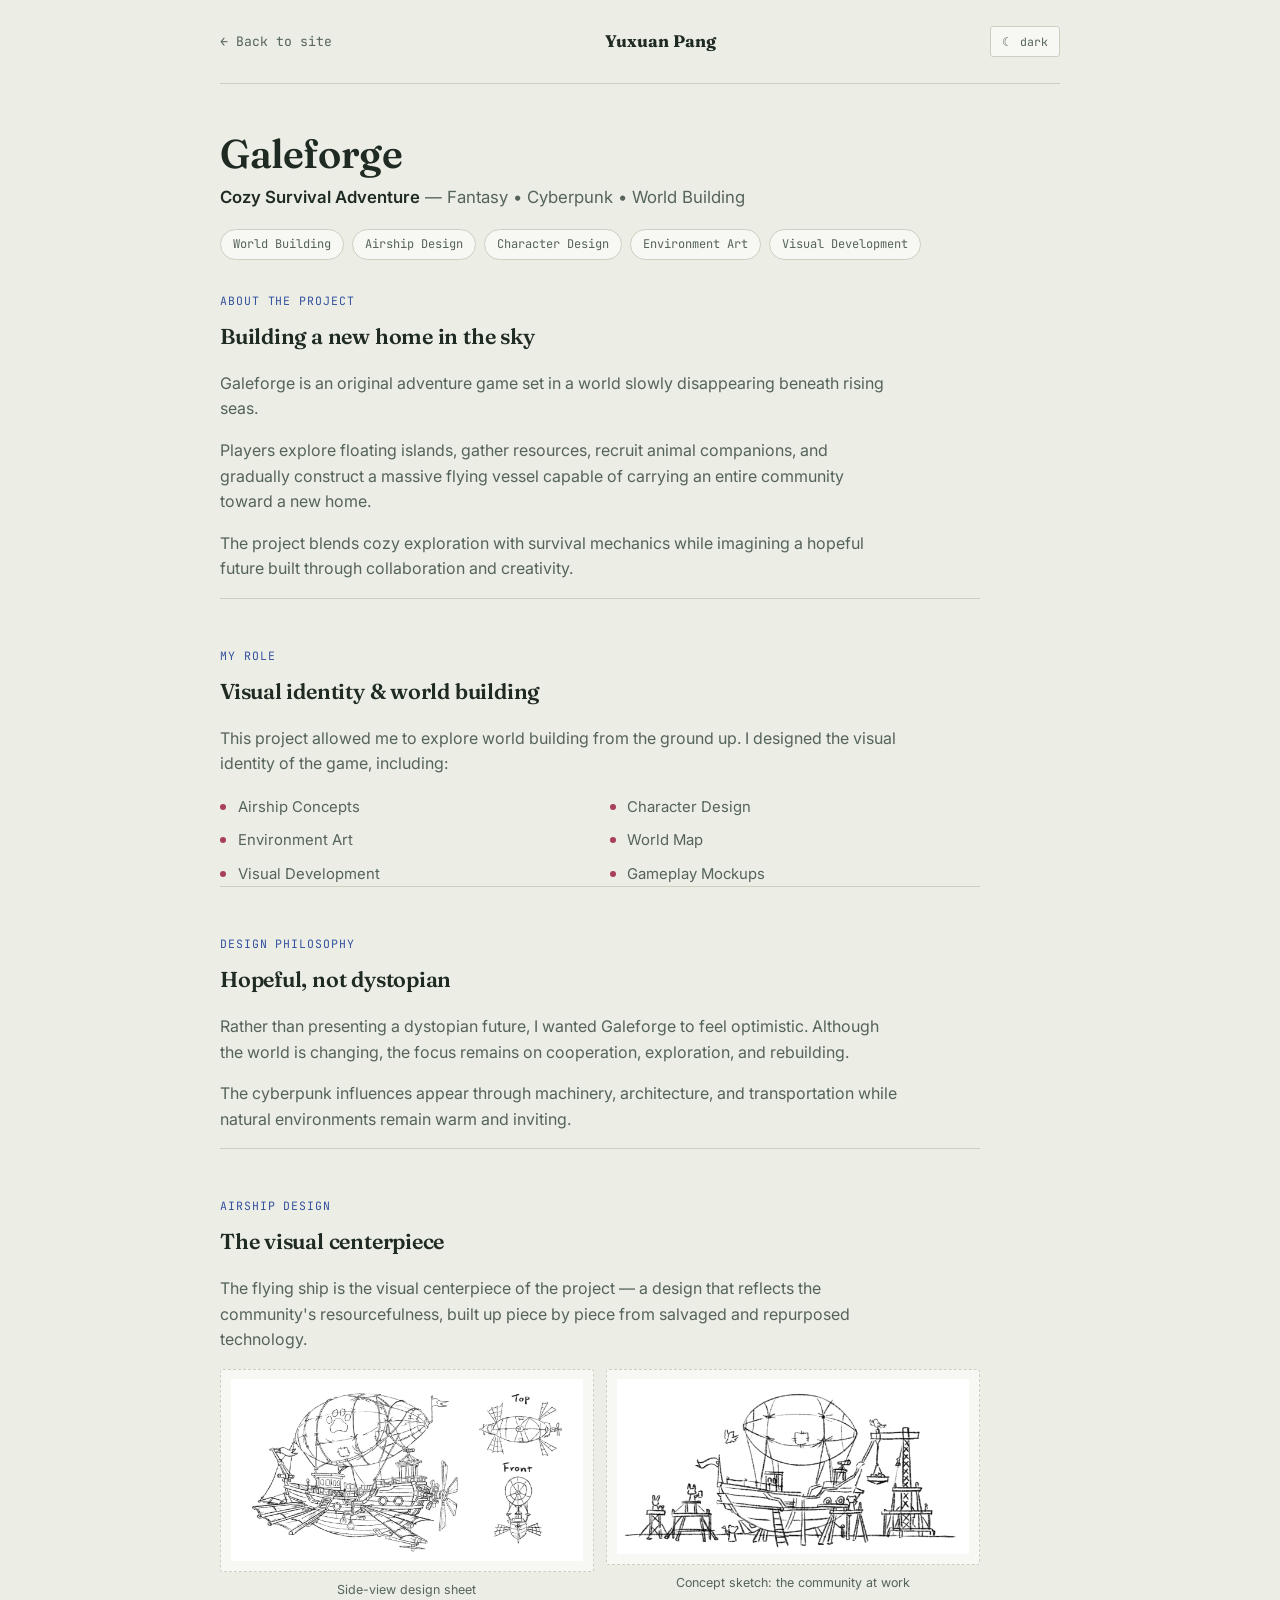
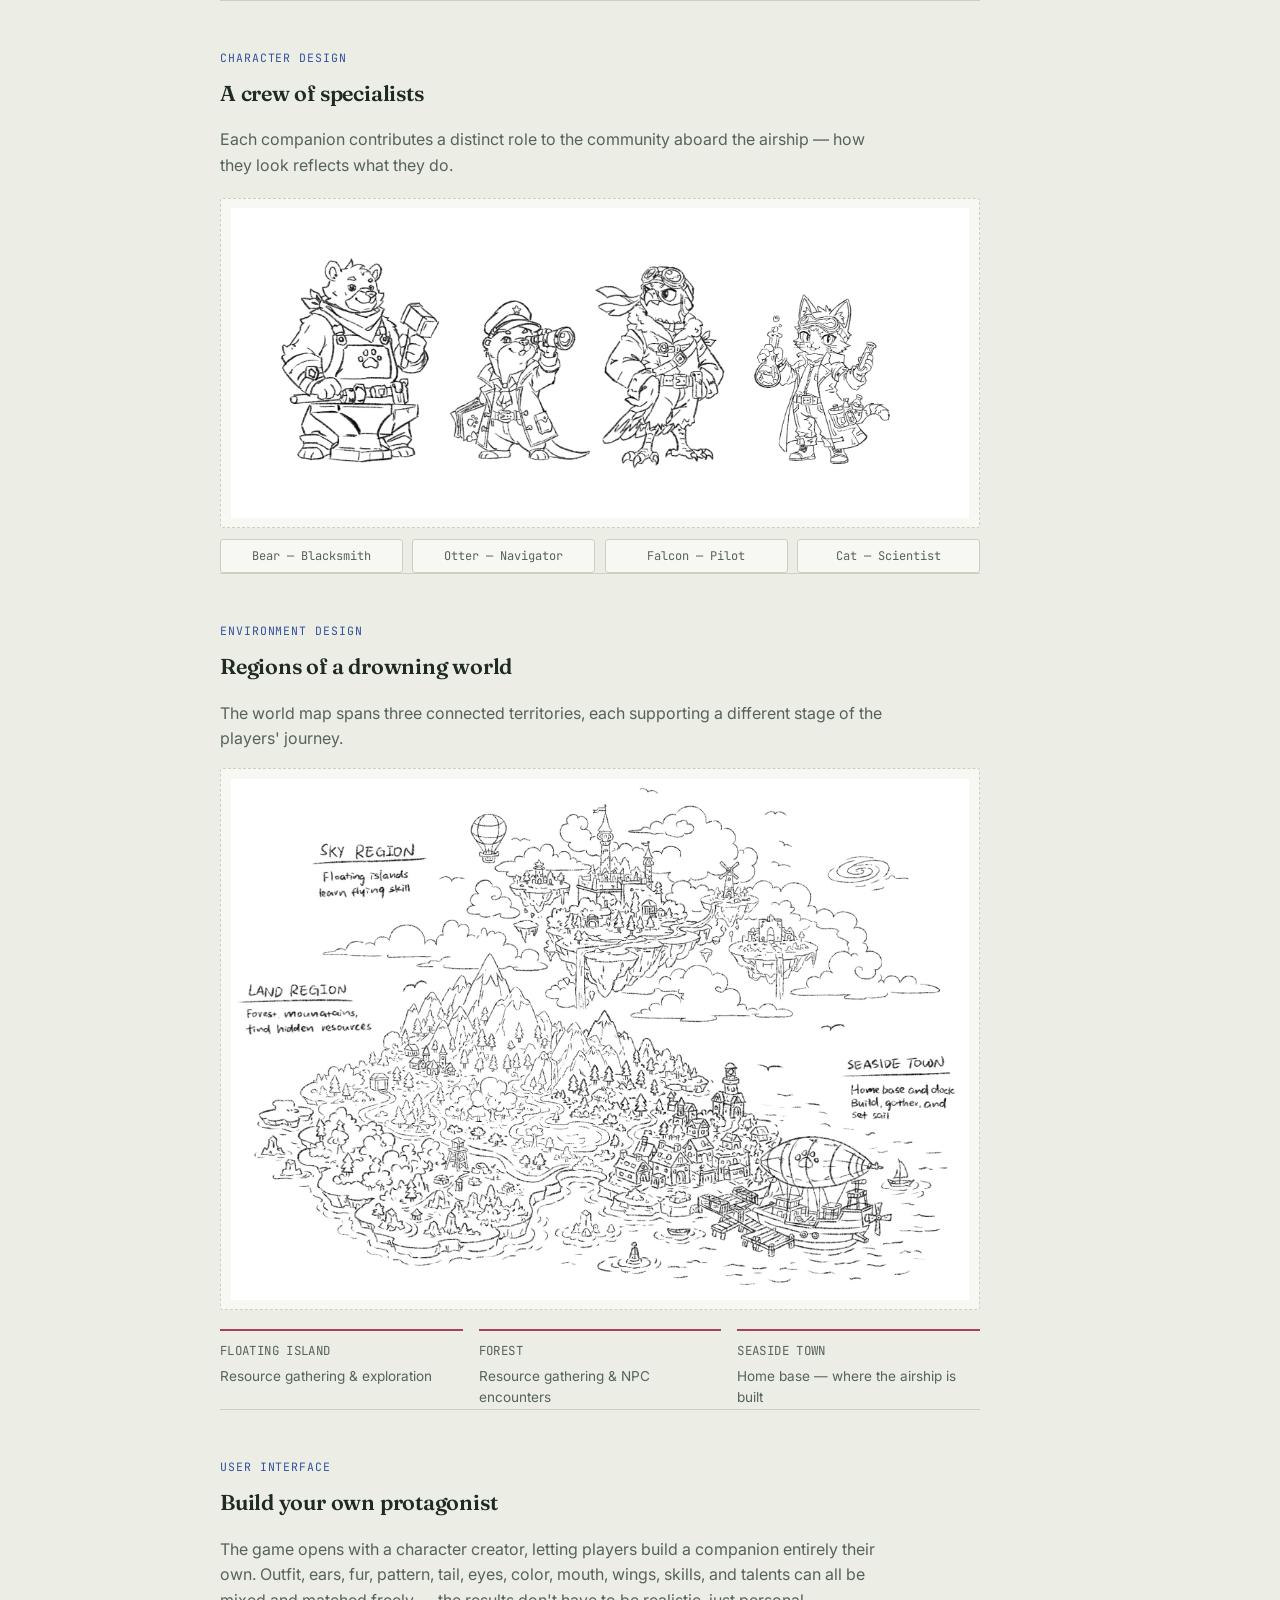
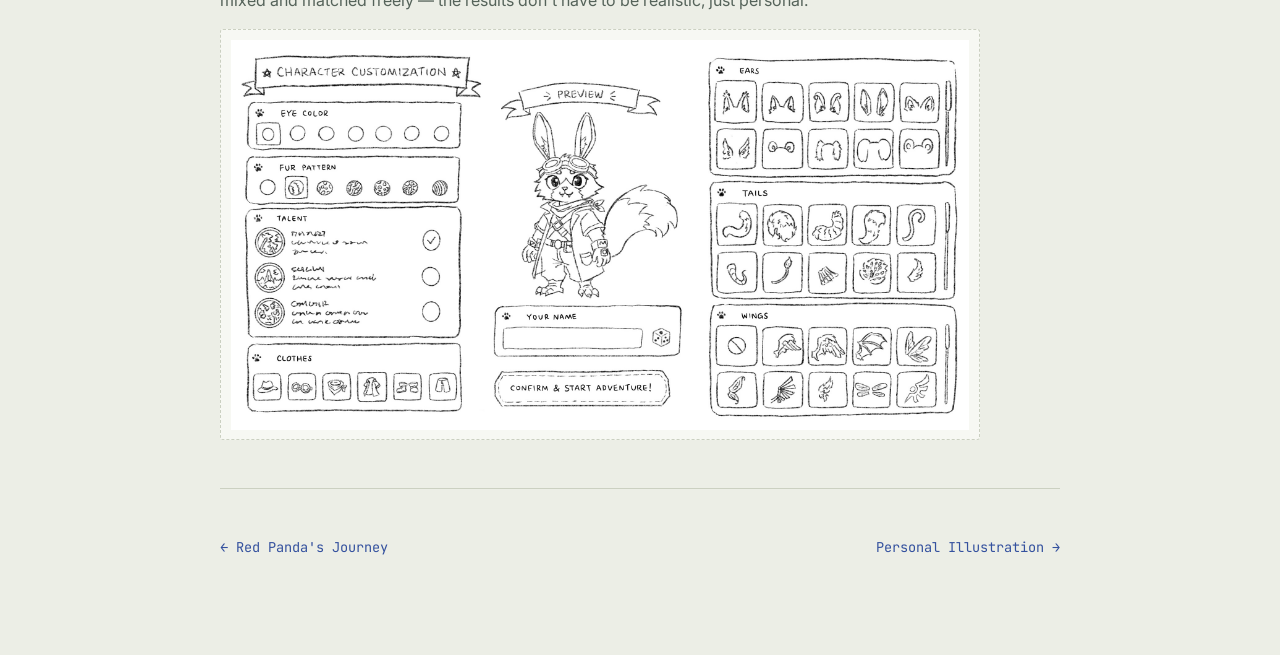
<file: portforlio/galeforge.html>
<!doctype html>
<html lang="en" data-theme="light">
  <head>
    <meta charset="UTF-8" />
    <meta name="viewport" content="width=device-width, initial-scale=1.0" />
    <title>Galeforge — Yuxuan Pang</title>
    <meta
      name="description"
      content="World building, airship design, and character design for the cozy survival adventure Galeforge."
    />
    <link rel="stylesheet" href="../css/style.css" />
    <link rel="stylesheet" href="../css/project.css" />
  </head>
  <body>
    <div class="project-page">
      <div class="project-topbar">
        <a class="back-link" href="../index.html#illustration"
          >&larr; Back to site</a
        >
        <span class="name">Yuxuan Pang</span>
        <button
          class="theme-toggle"
          id="theme-toggle"
          aria-label="Toggle color theme"
        >
          ☾ dark
        </button>
      </div>

      <div class="project-hero-title">
        <h1>Galeforge</h1>
        <p class="subtitle">
          <strong>Cozy Survival Adventure</strong> — Fantasy • Cyberpunk • World
          Building
        </p>
        <div class="pill-row">
          <span>World Building</span>
          <span>Airship Design</span>
          <span>Character Design</span>
          <span>Environment Art</span>
          <span>Visual Development</span>
        </div>
      </div>

      <!-- SECTION 1: About -->
      <section class="project-section">
        <span class="eyebrow">About the project</span>
        <h2>Building a new home in the sky</h2>
        <p>
          Galeforge is an original adventure game set in a world slowly
          disappearing beneath rising seas.
        </p>
        <p>
          Players explore floating islands, gather resources, recruit animal
          companions, and gradually construct a massive flying vessel capable of
          carrying an entire community toward a new home.
        </p>
        <p>
          The project blends cozy exploration with survival mechanics while
          imagining a hopeful future built through collaboration and creativity.
        </p>
      </section>

      <!-- SECTION 2: My Role -->
      <section class="project-section">
        <span class="eyebrow">My role</span>
        <h2>Visual identity &amp; world building</h2>
        <p>
          This project allowed me to explore world building from the ground up.
          I designed the visual identity of the game, including:
        </p>
        <ul class="role-list">
          <li>Airship Concepts</li>
          <li>Character Design</li>
          <li>Environment Art</li>
          <li>World Map</li>
          <li>Visual Development</li>
          <li>Gameplay Mockups</li>
        </ul>
      </section>

      <!-- SECTION 3: Design Philosophy -->
      <section class="project-section">
        <span class="eyebrow">Design philosophy</span>
        <h2>Hopeful, not dystopian</h2>
        <p>
          Rather than presenting a dystopian future, I wanted Galeforge to feel
          optimistic. Although the world is changing, the focus remains on
          cooperation, exploration, and rebuilding.
        </p>
        <p>
          The cyberpunk influences appear through machinery, architecture, and
          transportation while natural environments remain warm and inviting.
        </p>
      </section>

      <!-- SECTION 4: Airship Design -->
      <section class="project-section">
        <span class="eyebrow">Airship design</span>
        <h2>The visual centerpiece</h2>
        <p>
          The flying ship is the visual centerpiece of the project — a design
          that reflects the community's resourcefulness, built up piece by piece
          from salvaged and repurposed technology.
        </p>
        <div class="show-grid cols-2">
          <figure>
            <div class="show-tile wide-4-3">
              <img
                src="../assets/illustration/galeforge/3.jpg"
                alt="Airship side-view design sheet"
              />
            </div>
            <figcaption class="tile-caption">Side-view design sheet</figcaption>
          </figure>
          <figure>
            <div class="show-tile wide-4-3">
              <img
                src="../assets/illustration/galeforge/4.jpg"
                alt="concept sketch"
              />
            </div>
            <figcaption class="tile-caption">
              Concept sketch: the community at work
            </figcaption>
          </figure>
        </div>
      </section>

      <!-- SECTION 5: Character Design -->
      <section class="project-section">
        <span class="eyebrow">Character design</span>
        <h2>A crew of specialists</h2>
        <p>
          Each companion contributes a distinct role to the community aboard the
          airship — how they look reflects what they do.
        </p>
        <div class="show-tile wide-strip">
          <img
            src="../assets/illustration/galeforge/2.JPG"
            alt="character lineup"
          />
        </div>
        <div class="char-label-row">
          <span>Bear — Blacksmith</span>
          <span>Otter — Navigator</span>
          <span>Falcon — Pilot</span>
          <span>Cat — Scientist</span>
        </div>
      </section>

      <!-- SECTION 6: Environment Design -->
      <section class="project-section">
        <span class="eyebrow">Environment design</span>
        <h2>Regions of a drowning world</h2>
        <p>
          The world map spans three connected territories, each supporting a
          different stage of the players' journey.
        </p>
        <div class="show-tile wide-16-9">
          <img src="../assets/illustration/galeforge/5.jpg" alt="map" />
        </div>
        <div class="region-legend">
          <div class="region-legend-item">
            <span class="mono">Floating Island</span>
            <p>Resource gathering &amp; exploration</p>
          </div>
          <div class="region-legend-item">
            <span class="mono">Forest</span>
            <p>Resource gathering &amp; NPC encounters</p>
          </div>
          <div class="region-legend-item">
            <span class="mono">Seaside Town</span>
            <p>Home base — where the airship is built</p>
          </div>
        </div>
      </section>

      <!-- SECTION 7: User Interface -->
      <section class="project-section">
        <span class="eyebrow">User interface</span>
        <h2>Build your own protagonist</h2>
        <p>
          The game opens with a character creator, letting players build a
          companion entirely their own. Outfit, ears, fur, pattern, tail, eyes,
          color, mouth, wings, skills, and talents can all be mixed and matched
          freely — the results don't have to be realistic, just personal.
        </p>
        <div class="show-tile wide-16-9">
          <img
            src="../assets/illustration/galeforge/1.jpg"
            alt="character customization UI"
          />
        </div>
      </section>

      <div class="project-footer-nav">
        <a href="red-pandas-journey.html">&larr; Red Panda's Journey</a>
        <a href="personal-art.html">Personal Illustration &rarr;</a>
      </div>
    </div>

    <script src="../js/project.js"></script>
  </body>
</html>
</file>
<file: css/style.css>
/* =========================================================
   Yuxuan Pang — personal site
   Design: stone/paper palette, indigo (research) + raspberry
   (creative) dual accent, Fraunces display / Inter body / 
   JetBrains Mono utility.
   ========================================================= */

@import url("https://fonts.googleapis.com/css2?family=Fraunces:opsz,wght@9..144,400;9..144,500;9..144,600;9..144,700&family=Inter:wght@400;500;600&family=JetBrains+Mono:wght@400;500&display=swap");

:root {
  --bg: #eceee6;
  --paper: #f7f8f3;
  --line: #cbd0c1;
  --ink: #1e2a22;
  --ink-soft: #55635a;
  --accent-research: #34519e;
  --accent-creative: #a83f5b;
  --radius: 3px;
  --sidebar-w: 250px;
  --maxw: 760px;
}

[data-theme="dark"] {
  --bg: #14181f;
  --paper: #1a1f26;
  --line: #2c3239;
  --ink: #e9ebe3;
  --ink-soft: #a3ab9f;
  --accent-research: #7c97de;
  --accent-creative: #e68ca3;
}

* {
  box-sizing: border-box;
}

html {
  scroll-behavior: smooth;
}

body {
  margin: 0;
  background: var(--bg);
  color: var(--ink);
  font-family:
    "Inter",
    -apple-system,
    BlinkMacSystemFont,
    sans-serif;
  font-size: 16px;
  line-height: 1.6;
  -webkit-font-smoothing: antialiased;
}

h1,
h2,
h3 {
  font-family: "Fraunces", Georgia, serif;
  font-weight: 600;
  letter-spacing: -0.01em;
  color: var(--ink);
  margin: 0 0 0.4em;
}

a {
  color: var(--accent-research);
  text-decoration: none;
}
a:hover {
  text-decoration: underline;
}
a:focus-visible,
button:focus-visible {
  outline: 2px solid var(--accent-research);
  outline-offset: 2px;
}

.mono {
  font-family: "JetBrains Mono", monospace;
  font-size: 0.78rem;
  letter-spacing: 0.03em;
  text-transform: uppercase;
  color: var(--ink-soft);
}

/* ---------- layout shell ---------- */
.shell {
  display: flex;
  min-height: 100vh;
  max-width: 1200px;
  margin: 0 auto;
}

.sidebar {
  width: var(--sidebar-w);
  flex-shrink: 0;
  padding: 3rem 1.75rem;
  position: sticky;
  top: 0;
  height: 100vh;
  display: flex;
  flex-direction: column;
  justify-content: space-between;
  border-right: 1px solid var(--line);
}

.sidebar-top .name {
  font-family: "Fraunces", serif;
  font-size: 1.35rem;
  font-weight: 700;
  margin-bottom: 0.15rem;
}

.sidebar-top .role {
  font-size: 0.85rem;
  color: var(--ink-soft);
  margin-bottom: 2.2rem;
}

.sidebar nav {
  display: flex;
  flex-direction: column;
  gap: 0.65rem;
}

.sidebar nav a {
  color: var(--ink-soft);
  font-size: 0.92rem;
  padding: 0.15rem 0;
  border-left: 2px solid transparent;
  padding-left: 0.7rem;
  transition:
    color 0.15s,
    border-color 0.15s;
}

.sidebar nav a:hover,
.sidebar nav a.active {
  color: var(--ink);
  border-left-color: var(--accent-research);
  text-decoration: none;
}

.sidebar-bottom {
  display: flex;
  flex-direction: column;
  gap: 0.9rem;
}

.theme-toggle {
  background: var(--paper);
  border: 1px solid var(--line);
  color: var(--ink-soft);
  font-family: "JetBrains Mono", monospace;
  font-size: 0.72rem;
  padding: 0.45rem 0.7rem;
  border-radius: var(--radius);
  cursor: pointer;
  width: fit-content;
}
.theme-toggle:hover {
  color: var(--ink);
  border-color: var(--ink-soft);
}

.socials {
  display: flex;
  gap: 0.9rem;
  font-size: 0.8rem;
}

/* ---------- main content ---------- */
main {
  flex: 1;
  min-width: 0;
  padding: 3rem 3rem 6rem;
}

section {
  max-width: var(--maxw);
  padding-top: 3.5rem;
  scroll-margin-top: 2rem;
}
section:first-of-type {
  padding-top: 0;
}

.eyebrow {
  font-family: "JetBrains Mono", monospace;
  font-size: 0.72rem;
  letter-spacing: 0.08em;
  text-transform: uppercase;
  color: var(--accent-research);
  margin-bottom: 0.6rem;
  display: block;
}
section#illustration .eyebrow,
section#projects .eyebrow {
  color: var(--accent-creative);
}

h2 {
  font-size: 1.5rem;
  margin-bottom: 1rem;
}

p {
  color: var(--ink-soft);
  margin: 0 0 1rem;
}

hr.divider {
  border: none;
  border-top: 1px solid var(--line);
  margin: 0 0 3rem;
}

/* ---------- hero ---------- */
.hero {
  display: flex;
  align-items: center;
  gap: 2.5rem;
  padding-bottom: 2.5rem;
}

.hero-text h1 {
  font-size: 2.3rem;
  line-height: 1.15;
  margin-bottom: 0.7rem;
}

.hero-text .lede {
  font-size: 1.05rem;
  max-width: 46ch;
}

.hero-cta {
  display: flex;
  gap: 0.8rem;
  margin-top: 1.4rem;
  flex-wrap: wrap;
}

.btn {
  font-family: "JetBrains Mono", monospace;
  font-size: 0.8rem;
  padding: 0.6rem 1rem;
  border-radius: var(--radius);
  border: 1px solid var(--line);
  color: var(--ink);
  background: var(--paper);
  transition:
    border-color 0.15s,
    transform 0.15s;
}
.btn:hover {
  border-color: var(--accent-research);
  text-decoration: none;
  transform: translateY(-1px);
}
.btn.primary {
  background: var(--ink);
  color: var(--bg);
  border-color: var(--ink);
}
.btn.primary:hover {
  background: var(--accent-research);
  border-color: var(--accent-research);
}

.morph-wrap {
  flex-shrink: 0;
  width: 160px;
  height: 160px;
}
.morph-wrap svg {
  width: 100%;
  height: 100%;
}

/* ---------- timeline (experience) ---------- */
.timeline-item {
  display: grid;
  grid-template-columns: 130px 1fr;
  gap: 1.2rem;
  margin-bottom: 1.8rem;
}
.timeline-item .when {
  font-family: "JetBrains Mono", monospace;
  font-size: 0.72rem;
  color: var(--ink-soft);
  padding-top: 0.2rem;
}
.timeline-item h3 {
  font-size: 1.02rem;
  margin-bottom: 0.15rem;
}
.timeline-item .org {
  font-size: 0.88rem;
  color: var(--accent-research);
  margin-bottom: 0.5rem;
  display: block;
}
.timeline-item ul {
  margin: 0;
  padding-left: 1.1rem;
  color: var(--ink-soft);
  font-size: 0.93rem;
}
.timeline-item li {
  margin-bottom: 0.3rem;
}

@media (max-width: 640px) {
  .timeline-item {
    grid-template-columns: 1fr;
    gap: 0.2rem;
  }
}

/* ---------- cards (research / projects) ---------- */
.card {
  background: var(--paper);
  border: 1px solid var(--line);
  border-radius: var(--radius);
  padding: 1.5rem 1.6rem;
  margin-bottom: 1.5rem;
}
.card h3 {
  font-size: 1.08rem;
  margin-bottom: 0.2rem;
}
.card .tag-row {
  margin-bottom: 0.7rem;
}
.card .tag-row .mono {
  margin-right: 0.6rem;
}
.card ul {
  margin: 0.6rem 0 0;
  padding-left: 1.1rem;
  color: var(--ink-soft);
  font-size: 0.93rem;
}
.card li {
  margin-bottom: 0.3rem;
}
.card .media-slot {
  margin-top: 1rem;
  border: 1px dashed var(--line);
  border-radius: var(--radius);
  padding: 1.4rem;
  text-align: center;
  color: var(--ink-soft);
  font-size: 0.82rem;
  background: var(--bg);
}

/* ---------- illustration hub (project cards) ---------- */
.project-hub-grid {
  display: grid;
  grid-template-columns: repeat(3, 1fr);
  gap: 1rem;
}
.project-hub-card {
  display: block;
  background: var(--paper);
  border: 1px solid var(--line);
  border-radius: var(--radius);
  overflow: hidden;
  color: var(--ink);
  transition:
    border-color 0.15s,
    transform 0.15s;
}
.project-hub-card:hover {
  border-color: var(--accent-creative);
  text-decoration: none;
  transform: translateY(-2px);
}
.project-hub-card .thumb {
  aspect-ratio: 4/3;
  background: var(--bg);
  border-bottom: 1px solid var(--line);
  display: flex;
  align-items: center;
  justify-content: center;
  color: var(--ink-soft);
  font-size: 0.75rem;
  text-align: center;
  padding: 0.8rem;
}
.project-hub-card .info {
  padding: 1rem 1.1rem 1.2rem;
}
.project-hub-card h3 {
  font-size: 1rem;
  margin-bottom: 0.25rem;
}
.project-hub-card .info p {
  font-size: 0.85rem;
  margin-bottom: 0;
}

.project-hub-card .info .mono {
  display: block;
  margin-bottom: 0.4rem;
}
@media (max-width: 640px) {
  .project-hub-grid {
    grid-template-columns: 1fr;
  }
}

/* ---------- illustration gallery (legacy, kept for reuse) ---------- */
.gallery {
  display: grid;
  grid-template-columns: repeat(3, 1fr);
  gap: 0.9rem;
}
.gallery-tile {
  aspect-ratio: 1;
  border: 1px dashed var(--line);
  border-radius: var(--radius);
  display: flex;
  align-items: center;
  justify-content: center;
  color: var(--ink-soft);
  font-size: 0.72rem;
  text-align: center;
  padding: 0.6rem;
  background: var(--paper);
}
@media (max-width: 640px) {
  .gallery {
    grid-template-columns: repeat(2, 1fr);
  }
}

/* ---------- skills ---------- */
.skill-group {
  margin-bottom: 1.2rem;
}
.skill-group .mono {
  display: block;
  margin-bottom: 0.5rem;
}
.tag-list {
  display: flex;
  flex-wrap: wrap;
  gap: 0.5rem;
}
.tag-list span {
  font-size: 0.82rem;
  padding: 0.3rem 0.65rem;
  border: 1px solid var(--line);
  border-radius: 20px;
  color: var(--ink-soft);
}

/* ---------- footer / contact ---------- */
footer.contact {
  border-top: 1px solid var(--line);
  margin-top: 4rem;
  padding-top: 2rem;
  font-size: 0.85rem;
  color: var(--ink-soft);
}
footer.contact a {
  color: var(--ink);
}

/* ---------- mobile topbar ---------- */
.topbar {
  display: none;
}

@media (max-width: 900px) {
  .shell {
    flex-direction: column;
  }
  .sidebar {
    position: static;
    height: auto;
    width: 100%;
    border-right: none;
    border-bottom: 1px solid var(--line);
    flex-direction: row;
    align-items: center;
    justify-content: space-between;
    padding: 1.2rem 1.5rem;
  }
  .sidebar-top {
    display: flex;
    align-items: center;
    gap: 1rem;
  }
  .sidebar-top .role {
    display: none;
  }
  .sidebar nav {
    flex-direction: row;
    gap: 1rem;
    overflow-x: auto;
    -webkit-overflow-scrolling: touch;
  }
  .sidebar nav a {
    padding-left: 0;
    border-left: none;
    border-bottom: 2px solid transparent;
    white-space: nowrap;
  }
  .sidebar nav a:hover,
  .sidebar nav a.active {
    border-left-color: transparent;
    border-bottom-color: var(--accent-research);
  }
  .sidebar-bottom {
    flex-direction: row;
    align-items: center;
  }
  main {
    padding: 2rem 1.4rem 4rem;
  }
  .hero {
    flex-direction: column-reverse;
    text-align: left;
  }
  .gallery {
    grid-template-columns: repeat(2, 1fr);
  }
}

.watch-link {
  display: inline-flex;
  align-items: center;
  gap: 0.55rem;
  margin-top: 0.9rem;
  font-family: "JetBrains Mono", monospace;
  font-size: 0.82rem;
  color: var(--ink);
  padding: 0.55rem 0.95rem;
  border: 1px solid var(--line);
  border-radius: var(--radius);
  background: var(--bg);
  transition:
    border-color 0.15s,
    transform 0.15s;
}
.watch-link:hover {
  border-color: var(--accent-creative);
  text-decoration: none;
  transform: translateY(-1px);
}
.watch-icon {
  display: inline-flex;
  align-items: center;
  justify-content: center;
  width: 1.3em;
  height: 1.3em;
  border-radius: 50%;
  background: var(--accent-creative);
  color: var(--paper);
  font-size: 0.65em;
  padding-left: 1px;
}

.morph-group {
  margin-top: 1.4rem;
  padding-top: 1.1rem;
  border-top: 1px dashed var(--line);
}
.morph-group:first-of-type {
  border-top: none;
  margin-top: 1.6rem;
}
.morph-label {
  display: block;
  margin-bottom: 0.6rem;
}
.morph-grid {
  display: grid;
  grid-template-columns: repeat(4, 1fr);
  gap: 0.6rem;
  min-width: 0;
}
.morph-grid video {
  display: block;
  width: 100%;
  max-width: 100%;
  min-width: 0;
  aspect-ratio: 1;
  object-fit: cover;
  background: var(--bg);
  border: 1px solid var(--line);
  border-radius: var(--radius);
}
@media (max-width: 640px) {
  .morph-grid {
    grid-template-columns: repeat(2, 1fr);
  }
}

.repo-link {
  display: inline-flex;
  align-items: center;
  gap: 0.55rem;
  margin: 0.9rem 0 0.4rem;
  font-family: "JetBrains Mono", monospace;
  font-size: 0.82rem;
  color: var(--ink);
  padding: 0.55rem 0.95rem;
  border: 1px solid var(--line);
  border-radius: var(--radius);
  background: var(--bg);
  transition:
    border-color 0.15s,
    transform 0.15s;
}
.repo-link:hover {
  border-color: var(--accent-research);
  text-decoration: none;
  transform: translateY(-1px);
}
.repo-icon {
  display: inline-flex;
  align-items: center;
  justify-content: center;
  width: 1.3em;
  height: 1.3em;
  border-radius: 50%;
  background: var(--accent-research);
  color: var(--paper);
  font-size: 0.7em;
}
</file>
<file: css/project.css>
/* =========================================================
   Project sub-page styles (Illustration → individual projects)
   Extends style.css — include both on these pages.
   ========================================================= */

.project-page {
  max-width: 920px;
  margin: 0 auto;
  padding: 0 2.5rem 6rem;
}

/* ---------- topbar ---------- */
.project-topbar {
  display: flex;
  align-items: center;
  justify-content: space-between;
  padding: 1.6rem 0;
  border-bottom: 1px solid var(--line);
  margin-bottom: 3rem;
}
.project-topbar .back-link {
  font-family: "JetBrains Mono", monospace;
  font-size: 0.82rem;
  color: var(--ink-soft);
}
.project-topbar .back-link:hover {
  color: var(--ink);
  text-decoration: none;
}
.project-topbar .name {
  font-family: "Fraunces", serif;
  font-weight: 700;
  font-size: 1.05rem;
  color: var(--ink);
}

/* ---------- hero ---------- */
.project-hero-banner {
  aspect-ratio: 21/9;
  border: 1px dashed var(--line);
  border-radius: var(--radius);
  background: var(--paper);
  display: flex;
  align-items: center;
  justify-content: center;
  color: var(--ink-soft);
  font-size: 0.85rem;
  text-align: center;
  padding: 1rem;
  margin-bottom: 1.8rem;
  overflow: hidden;
}
.project-hero-banner img,
.project-hero-banner video {
  width: 100%;
  height: 100%;
  object-fit: cover;
}

.project-hero-title {
  margin-bottom: 2rem;
}
.project-hero-title h1 {
  font-size: 2.5rem;
  line-height: 1.12;
  margin-bottom: 0.5rem;
}
.project-hero-title .subtitle {
  font-size: 1.05rem;
  color: var(--ink-soft);
  margin-bottom: 1.1rem;
}
.project-hero-title .subtitle strong {
  color: var(--ink);
  font-weight: 600;
}

.pill-row {
  display: flex;
  flex-wrap: wrap;
  gap: 0.5rem;
}
.pill-row span {
  font-family: "JetBrains Mono", monospace;
  font-size: 0.75rem;
  padding: 0.32rem 0.75rem;
  border: 1px solid var(--line);
  border-radius: 20px;
  color: var(--ink-soft);
  background: var(--paper);
}

/* ---------- sections ---------- */
.project-section {
  padding-top: 3rem;
  border-top: 1px solid var(--line);
  scroll-margin-top: 2rem;
}
.project-section:first-of-type {
  border-top: none;
}
.project-section h2 {
  font-size: 1.35rem;
}
.project-section > p {
  max-width: 68ch;
}

/* ---------- role list ---------- */
.role-list {
  list-style: none;
  margin: 1.2rem 0 0;
  padding: 0;
  display: grid;
  grid-template-columns: repeat(2, 1fr);
  gap: 0.6rem 1.2rem;
}
.role-list li {
  font-size: 0.93rem;
  color: var(--ink-soft);
  padding-left: 1.1rem;
  position: relative;
}
.role-list li::before {
  content: "";
  position: absolute;
  left: 0;
  top: 0.55em;
  width: 6px;
  height: 6px;
  border-radius: 50%;
  background: var(--accent-creative);
}
@media (max-width: 640px) {
  .role-list {
    grid-template-columns: 1fr;
  }
}

/* ---------- labeled show-groups (Character / Environment / UI) ---------- */
.show-group {
  margin-top: 2rem;
}
.show-group:first-of-type {
  margin-top: 1.6rem;
}
.show-group-label {
  display: block;
  margin-bottom: 0.7rem;
}
.show-grid {
  display: grid;
  grid-template-columns: repeat(3, 1fr);
  gap: 0.8rem;
  min-width: 0;
  align-items: start;
}
.show-grid.cols-1 {
  grid-template-columns: 1fr;
}
.show-grid.cols-2 {
  grid-template-columns: repeat(2, 1fr);
}
.show-grid.cols-4 {
  grid-template-columns: repeat(4, 1fr);
}

.show-tile {
  aspect-ratio: 4/3;
  border: 1px dashed var(--line);
  border-radius: var(--radius);
  background: var(--paper);
  display: flex;
  align-items: center;
  justify-content: center;
  color: var(--ink-soft);
  font-size: 0.72rem;
  text-align: center;
  padding: 0.6rem;
  overflow: hidden;
  min-width: 0;
}
.show-tile img,
.show-tile video {
  width: 100%;
  height: 100%;
  object-fit: cover;
  display: block;
}
.show-tile .caption {
  position: static;
}
@media (max-width: 640px) {
  .show-grid,
  .show-grid.cols-2,
  .show-grid.cols-4 {
    grid-template-columns: repeat(2, 1fr);
  }
}

/* ---------- auto-height images: no cropping, height follows image ---------- */
.show-tile.auto-height {
  aspect-ratio: auto;
  height: auto;
  min-height: 0;
}
.show-tile.auto-height img {
  width: 100%;
  height: auto;
  object-fit: contain;
  display: block;
}
.show-tile.span-2 {
  grid-column: span 2;
}

/* ---------- UI showcase: map + icon side by side, dialogue panel spanning below ---------- */
.ui-showcase {
  display: grid;
  grid-template-columns: 1fr 1fr;
  grid-template-areas:
    "map icon"
    "dialogue dialogue";
  gap: 1rem;
  align-items: start;
  margin-top: 1.2rem;
}
.ui-showcase .ui-map {
  grid-area: map;
}
.ui-showcase .ui-icon {
  grid-area: icon;
}
.ui-showcase .ui-dialogue {
  grid-area: dialogue;
}
.ui-showcase figure {
  margin: 0;
  display: flex;
  flex-direction: column;
  gap: 0.5rem;
}
@media (max-width: 640px) {
  .ui-showcase {
    grid-template-columns: 1fr;
    grid-template-areas: "map" "icon" "dialogue";
  }
}

/* ---------- gallery variant for in-game screenshots (16:9) ---------- */
.gallery-large.screens .show-tile {
  aspect-ratio: 16/9;
}

/* ---------- wide single/paired image tiles (airship, map): auto-height, no cropping ---------- */
.show-tile.wide-4-3,
.show-tile.wide-16-9,
.show-tile.wide-strip {
  aspect-ratio: auto;
  height: auto;
}
.show-tile.wide-strip {
  margin-top: 1.2rem;
}
.show-tile.wide-4-3 img,
.show-tile.wide-16-9 img,
.show-tile.wide-strip img {
  width: 100%;
  height: auto;
  object-fit: contain;
  display: block;
}

figure {
  margin: 0;
}
.tile-caption {
  font-size: 0.78rem;
  color: var(--ink-soft);
  text-align: center;
  margin-top: 0.5rem;
}

.char-label-row {
  display: grid;
  grid-template-columns: repeat(4, 1fr);
  gap: 0.6rem;
  margin-top: 0.7rem;
}
.char-label-row span {
  font-family: "JetBrains Mono", monospace;
  font-size: 0.75rem;
  color: var(--ink-soft);
  text-align: center;
  padding: 0.4rem 0.3rem;
  border: 1px solid var(--line);
  border-radius: var(--radius);
  background: var(--paper);
}
@media (max-width: 640px) {
  .char-label-row {
    grid-template-columns: repeat(2, 1fr);
  }
}

.region-legend {
  display: grid;
  grid-template-columns: repeat(3, 1fr);
  gap: 1rem;
  margin-top: 1.2rem;
}
.region-legend-item {
  border-top: 2px solid var(--accent-creative);
  padding-top: 0.6rem;
}
.region-legend-item .mono {
  display: block;
  margin-bottom: 0.3rem;
}
.region-legend-item p {
  font-size: 0.85rem;
  margin: 0;
}
@media (max-width: 640px) {
  .region-legend {
    grid-template-columns: 1fr;
  }
}

/* ---------- large gallery (final section) ---------- */
.gallery-large {
  display: grid;
  grid-template-columns: repeat(2, 1fr);
  gap: 1.2rem;
  margin-top: 1.2rem;
}
.gallery-large figure {
  margin: 0;
}
.gallery-large .show-tile {
  aspect-ratio: 3/4;
  margin-bottom: 0.5rem;
}
.gallery-large figcaption {
  font-size: 0.78rem;
  color: var(--ink-soft);
  text-align: center;
}
@media (max-width: 640px) {
  .gallery-large {
    grid-template-columns: 1fr;
  }
}

/* ---------- project footer nav (prev/next project) ---------- */
.project-footer-nav {
  display: flex;
  justify-content: space-between;
  padding-top: 3rem;
  margin-top: 3rem;
  border-top: 1px solid var(--line);
  font-family: "JetBrains Mono", monospace;
  font-size: 0.85rem;
}
</file>
